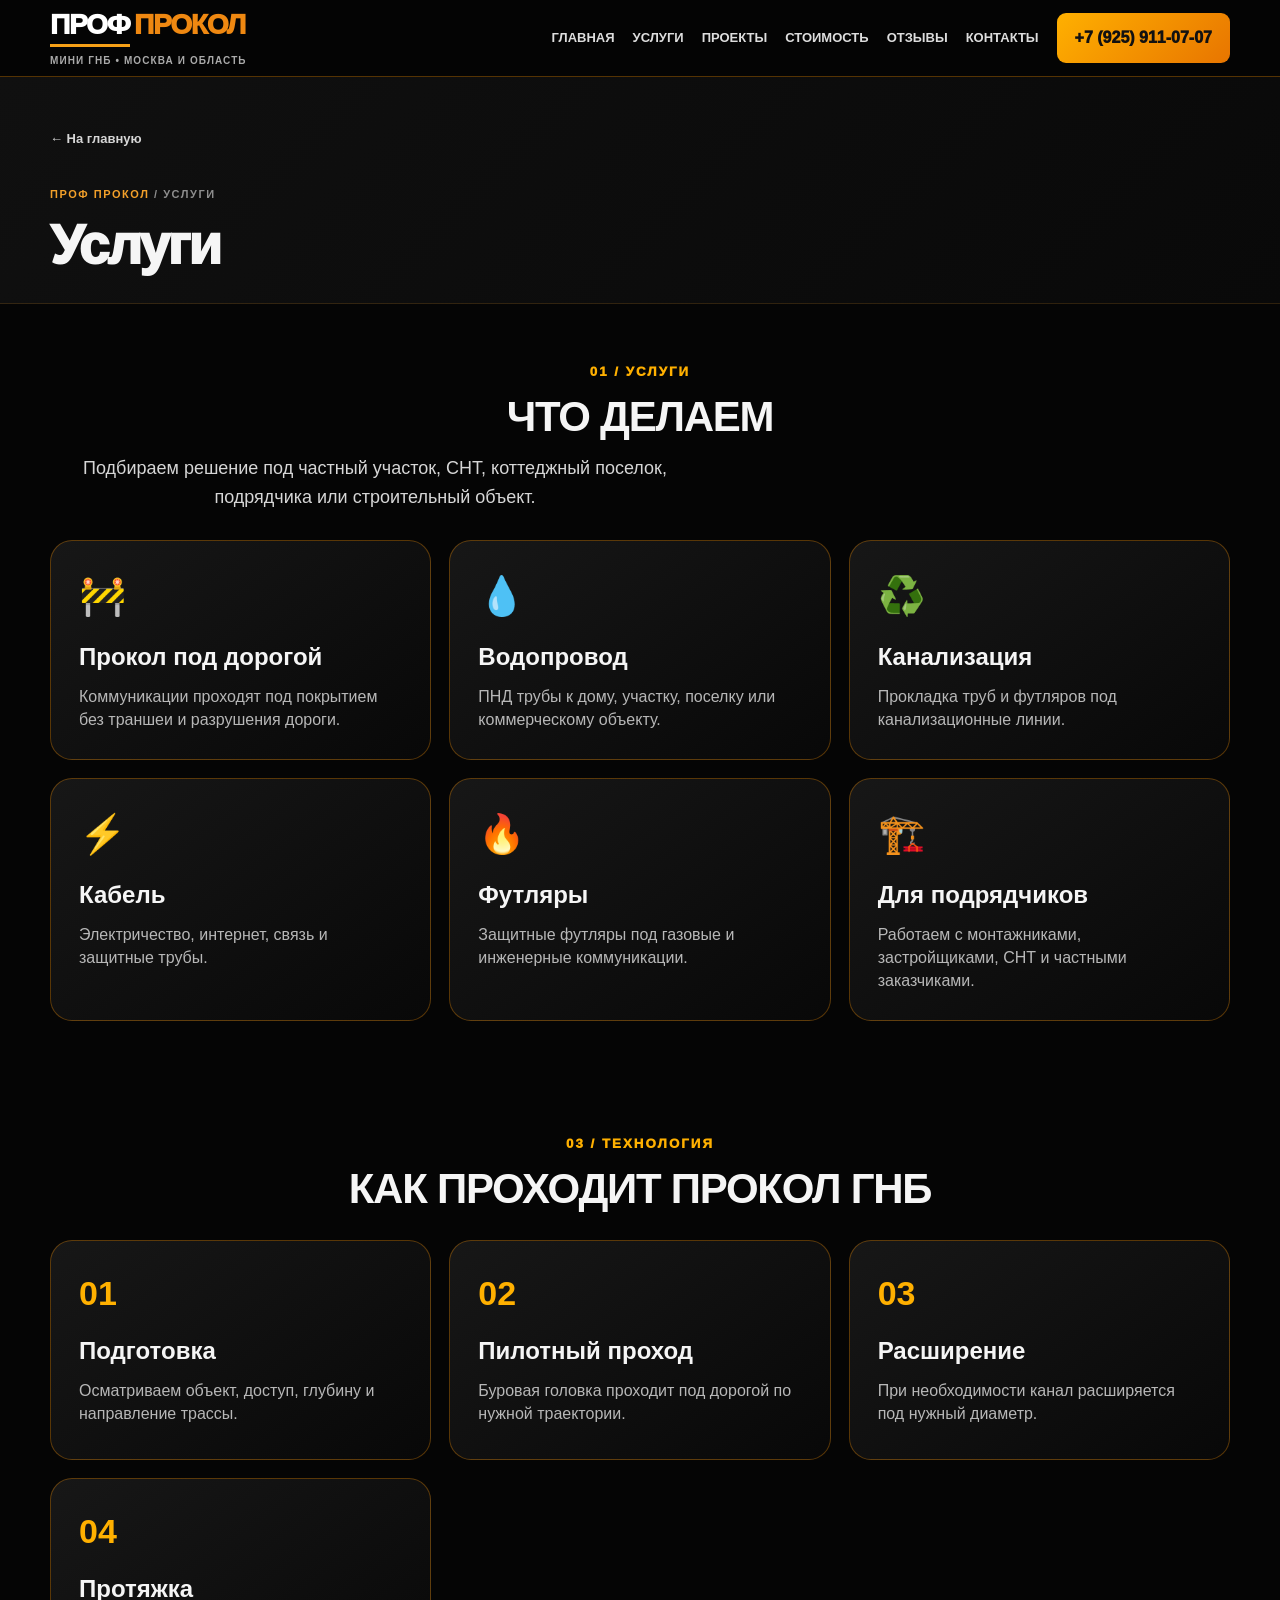
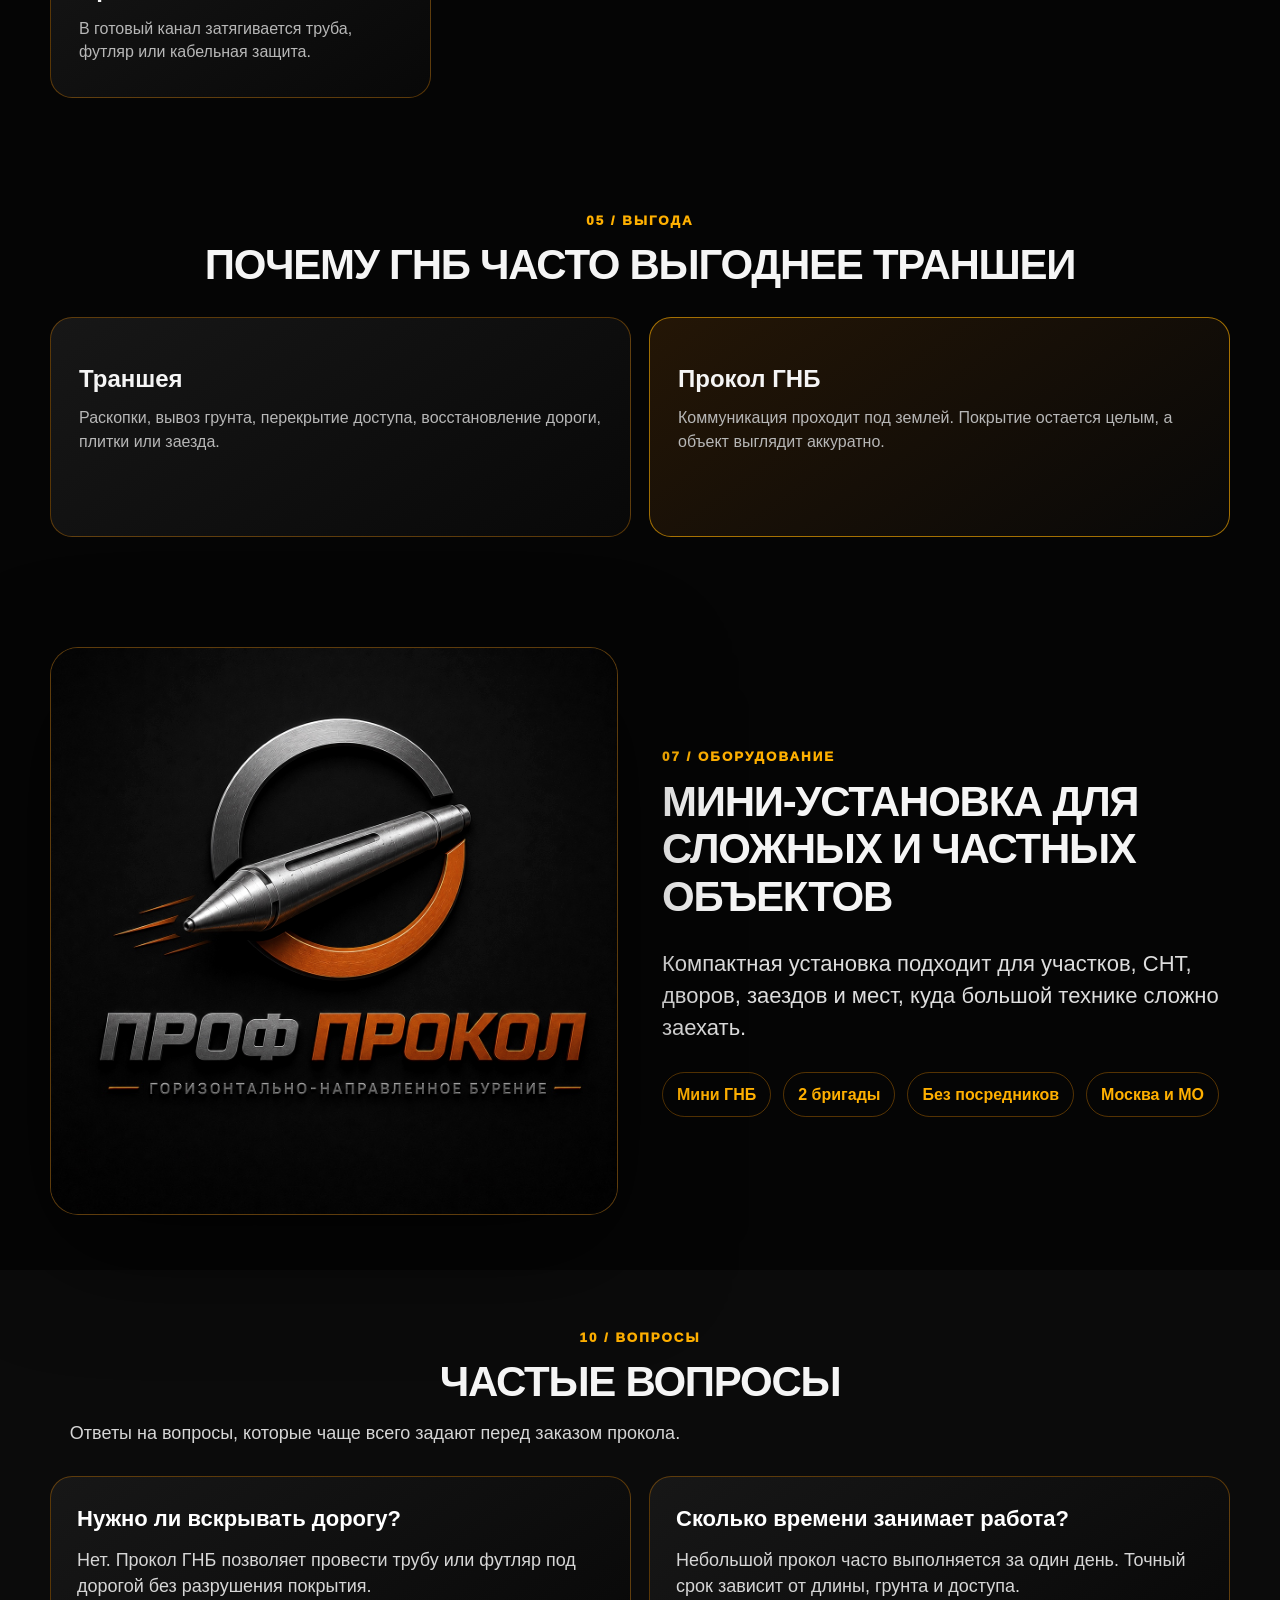
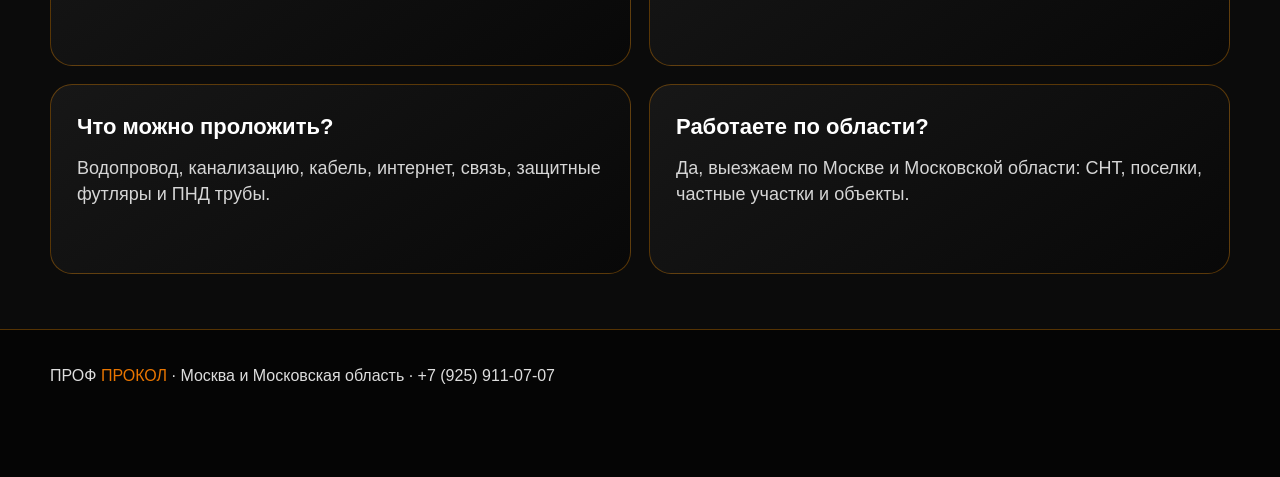
<file: services.html>
<!doctype html><html lang="ru"><head><meta charset="UTF-8"><meta name="viewport" content="width=device-width, initial-scale=1"><title>Услуги ГНБ и прокола под дорогой в Москве | ПРОФ ПРОКОЛ</title><link rel="stylesheet" href="style.css?v=20261023-inner3"></head><body><header class="header"><div class="container nav"><a class="brand brand-minimal" href="index.html"><span class="brand-lockup"><span class="brand-wordmark"><b>ПРОФ</b><strong>ПРОКОЛ</strong></span><span class="brand-caption">МИНИ ГНБ • МОСКВА И ОБЛАСТЬ</span></span></a><nav><a href="index.html">Главная</a><a href="services.html">Услуги</a><a href="projects.html">Проекты</a><a href="pricing.html">Стоимость</a><a href="reviews.html">Отзывы</a><a href="contacts.html">Контакты</a></nav><a class="phone" href="tel:+79259110707">+7 (925) 911-07-07</a></div></header><details class="mobile-sections"><summary aria-label="Открыть разделы сайта">☰ <span>Разделы</span></summary><div class="mobile-sections-links"><a href="index.html">Главная</a><a href="services.html">Услуги</a><a href="projects.html">Проекты</a><a href="pricing.html">Стоимость</a><a href="reviews.html">Отзывы</a><a href="contacts.html">Контакты</a></div></details><main class="inner-page"><section class="inner-page-intro"><div class="container"><a class="back-home" href="index.html" aria-label="Вернуться на главную">← На главную</a><div class="inner-page-kicker">ПРОФ ПРОКОЛ <span>/ УСЛУГИ</span></div><h1>Услуги</h1></div></section><section class="section" id="services">
  <div class="container">
    <div class="section-head">
      <small>01 / УСЛУГИ</small>
      <h2>Что делаем</h2>
      <p>Подбираем решение под частный участок, СНТ, коттеджный поселок, подрядчика или строительный объект.</p>
    </div>
    <div class="service-grid">
      <article><i>🚧</i><h3>Прокол под дорогой</h3><p>Коммуникации проходят под покрытием без траншеи и разрушения дороги.</p></article>
      <article><i>💧</i><h3>Водопровод</h3><p>ПНД трубы к дому, участку, поселку или коммерческому объекту.</p></article>
      <article><i>♻️</i><h3>Канализация</h3><p>Прокладка труб и футляров под канализационные линии.</p></article>
      <article><i>⚡</i><h3>Кабель</h3><p>Электричество, интернет, связь и защитные трубы.</p></article>
      <article><i>🔥</i><h3>Футляры</h3><p>Защитные футляры под газовые и инженерные коммуникации.</p></article>
      <article><i>🏗️</i><h3>Для подрядчиков</h3><p>Работаем с монтажниками, застройщиками, СНТ и частными заказчиками.</p></article>
    </div>
  </div>
</section><section class="section tech">
  <div class="container">
    <div class="section-head">
      <small>03 / ТЕХНОЛОГИЯ</small>
      <h2>Как проходит прокол ГНБ</h2>
    </div>
    <div class="tech-line">
      <div><b>01</b><h3>Подготовка</h3><p>Осматриваем объект, доступ, глубину и направление трассы.</p></div>
      <div><b>02</b><h3>Пилотный проход</h3><p>Буровая головка проходит под дорогой по нужной траектории.</p></div>
      <div><b>03</b><h3>Расширение</h3><p>При необходимости канал расширяется под нужный диаметр.</p></div>
      <div><b>04</b><h3>Протяжка</h3><p>В готовый канал затягивается труба, футляр или кабельная защита.</p></div>
    </div>
  </div>
</section><section class="section compare">
  <div class="container">
    <div class="section-head">
      <small>05 / ВЫГОДА</small>
      <h2>Почему ГНБ часто выгоднее траншеи</h2>
    </div>
    <div class="compare-grid">
      <div><h3>Траншея</h3><p>Раскопки, вывоз грунта, перекрытие доступа, восстановление дороги, плитки или заезда.</p></div>
      <div class="accent"><h3>Прокол ГНБ</h3><p>Коммуникация проходит под землей. Покрытие остается целым, а объект выглядит аккуратно.</p></div>
    </div>
  </div>
</section><section class="section equipment">
  <div class="container split">
    <div class="premium-photo logo-photo"><img src="logo.jpg" alt="Проф Прокол"></div>
    <div>
      <div class="section-head left">
        <small>07 / ОБОРУДОВАНИЕ</small>
        <h2>Мини-установка для сложных и частных объектов</h2>
      </div>
      <p class="big-text">Компактная установка подходит для участков, СНТ, дворов, заездов и мест, куда большой технике сложно заехать.</p>
      <div class="tags"><span>Мини ГНБ</span><span>2 бригады</span><span>Без посредников</span><span>Москва и МО</span></div>
    </div>
  </div>
</section><section class="section dark" id="faq">
  <div class="container">
    <div class="section-head">
      <small>10 / ВОПРОСЫ</small>
      <h2>Частые вопросы</h2>
      <p>Ответы на вопросы, которые чаще всего задают перед заказом прокола.</p>
    </div>
    <div class="faq-grid">
      <article><h3>Нужно ли вскрывать дорогу?</h3><p>Нет. Прокол ГНБ позволяет провести трубу или футляр под дорогой без разрушения покрытия.</p></article>
      <article><h3>Сколько времени занимает работа?</h3><p>Небольшой прокол часто выполняется за один день. Точный срок зависит от длины, грунта и доступа.</p></article>
      <article><h3>Что можно проложить?</h3><p>Водопровод, канализацию, кабель, интернет, связь, защитные футляры и ПНД трубы.</p></article>
      <article><h3>Работаете по области?</h3><p>Да, выезжаем по Москве и Московской области: СНТ, поселки, частные участки и объекты.</p></article>
    </div>
  </div>
</section></main><footer class="footer"><div class="container">ПРОФ <span>ПРОКОЛ</span> · Москва и Московская область · <a href="tel:+79259110707">+7 (925) 911-07-07</a></div></footer><script src="script.js"></script></body></html>
</file>
<file: style.css>
:root{--bg:#050505;--panel:#111;--orange:#e87500;--gold:#ffb000;--text:#f5f5f5;--muted:#b7b7b7;--line:rgba(255,150,0,.32)}
*{box-sizing:border-box;margin:0;padding:0}html{scroll-behavior:smooth}body{font-family:Arial,Helvetica,sans-serif;background:var(--bg);color:var(--text);line-height:1.45;overflow-x:hidden}a{text-decoration:none;color:inherit}.container{width:min(1180px,calc(100% - 36px));margin:auto}.header{position:sticky;top:0;z-index:99;background:rgba(5,5,5,.88);backdrop-filter:blur(14px);border-bottom:1px solid var(--line)}.nav{height:76px;display:flex;align-items:center;justify-content:space-between;gap:18px}.brand{display:flex;align-items:center;gap:12px;font-weight:950;letter-spacing:.6px}.brand strong{color:var(--orange)}.brand-symbol{width:48px;height:48px;border:2px solid var(--orange);border-radius:50%;position:relative;background:radial-gradient(circle at 30% 30%,#2a2a2a,#080808);box-shadow:0 0 26px rgba(232,117,0,.25)}.brand-symbol:before{content:"";position:absolute;left:7px;top:21px;width:38px;height:5px;background:linear-gradient(90deg,#ddd,var(--orange));border-radius:20px;transform:rotate(-14deg)}.brand-symbol:after{content:"";position:absolute;right:2px;top:16px;border-left:12px solid #ddd;border-top:7px solid transparent;border-bottom:7px solid transparent;transform:rotate(-14deg)}nav{display:flex;gap:18px;font-size:13px;font-weight:800;text-transform:uppercase;color:#ddd}nav a:hover{color:var(--gold)}.phone{background:linear-gradient(135deg,var(--gold),var(--orange));color:#111;padding:13px 18px;border-radius:9px;font-weight:950}.hero{min-height:760px;position:relative;overflow:hidden;background:radial-gradient(circle at 80% 12%,rgba(255,140,0,.25),transparent 28%),linear-gradient(90deg,#050505 0%,#050505 40%,#111 100%)}.hero-bg{position:absolute;inset:0;background:url(hero.jpg) center/cover;opacity:.15;filter:contrast(1.1) saturate(.45)}.noise{position:absolute;inset:0;opacity:.18;background-image:radial-gradient(rgba(255,255,255,.12) 1px,transparent 1px);background-size:8px 8px}.hero-grid{position:relative;z-index:2;min-height:760px;display:grid;grid-template-columns:1fr 1fr;gap:42px;align-items:center;padding:76px 0}.eyebrow,.section-head small{color:var(--gold);letter-spacing:2px;text-transform:uppercase;font-weight:950}.eyebrow{margin-bottom:18px}h1{font-size:clamp(44px,7vw,88px);line-height:.92;text-transform:uppercase;font-weight:1000;letter-spacing:-2px}h1 span{display:block;color:var(--orange)}.hero-content p,.section-head p{font-size:20px;color:#d6d6d6;margin-top:24px;max-width:650px}.actions{display:flex;flex-wrap:wrap;gap:14px;margin-top:30px}.btn{display:inline-flex;align-items:center;justify-content:center;border:1px solid var(--orange);border-radius:10px;padding:15px 20px;font-weight:950;text-transform:uppercase}.btn.primary{background:linear-gradient(135deg,var(--gold),var(--orange));color:#111}.btn.secondary,.btn.dark{background:rgba(255,255,255,.04);color:#fff}.btn.whatsapp{background:#19b35b;color:#fff;border-color:#19b35b}.hero-metrics{display:grid;grid-template-columns:repeat(3,1fr);gap:14px;margin-top:36px}.hero-metrics div{background:rgba(20,20,20,.76);border:1px solid var(--line);border-radius:16px;padding:18px}.hero-metrics b{display:block;color:var(--gold);font-size:34px;line-height:1}.hero-metrics span{font-size:14px;color:#ddd}.hero-visual,.premium-photo{border:1px solid var(--line);border-radius:28px;overflow:hidden;background:#111;box-shadow:0 35px 110px rgba(0,0,0,.6);position:relative}.hero-visual{transform:perspective(1000px) rotateY(-4deg)}.hero-visual img,.premium-photo img{width:100%;display:block;filter:contrast(1.12) saturate(.58) sepia(.1)}.scan{position:absolute;inset:-30%;background:linear-gradient(110deg,transparent 35%,rgba(255,255,255,.16),transparent 65%);transform:translateX(-70%);animation:shine 4.8s infinite}@keyframes shine{60%,100%{transform:translateX(70%)}}.visual-card{position:absolute;left:22px;bottom:22px;background:linear-gradient(135deg,var(--gold),var(--orange));color:#111;border-radius:12px;padding:14px 18px}.visual-card b{display:block}.visual-card span{font-weight:800}.strip{border-top:1px solid var(--line);border-bottom:1px solid var(--line);background:#0b0b0b}.strip-grid{display:grid;grid-template-columns:repeat(4,1fr);gap:1px}.strip-grid div{padding:22px 14px;text-align:center;color:#eee;font-weight:850;text-transform:uppercase;font-size:14px}.section{padding:88px 0}.dark{background:#0b0b0b}.section-head{text-align:center;margin-bottom:42px}.section-head.left{text-align:left}.section-head h2,h2{font-size:clamp(34px,4.6vw,58px);line-height:1;text-transform:uppercase;letter-spacing:-1px;margin-top:10px}.service-grid,.tech-line{display:grid;grid-template-columns:repeat(3,1fr);gap:18px}.service-grid article,.tech-line div,.compare-grid div{background:linear-gradient(145deg,#171717,#080808);border:1px solid var(--line);border-radius:22px;padding:28px;min-height:220px;transition:.28s}.service-grid article:hover,.tech-line div:hover{transform:translateY(-7px);border-color:rgba(255,176,0,.75)}.service-grid i{font-style:normal;font-size:38px;color:var(--gold)}.service-grid h3,.tech-line h3,.compare-grid h3{font-size:24px;margin:16px 0 10px}.service-grid p,.tech-line p,.compare-grid p{color:var(--muted)}.tech-line b{color:var(--gold);font-size:34px}.split{display:grid;grid-template-columns:1fr 1fr;gap:44px;align-items:center}.check-list{list-style:none;display:grid;gap:16px}.check-list li{position:relative;padding-left:36px;font-size:19px;color:#e0e0e0}.check-list li:before{content:"✓";position:absolute;left:0;top:-2px;color:var(--gold);font-size:25px;font-weight:950}.calc-wrap{display:grid;grid-template-columns:1fr .9fr;gap:44px;align-items:center}.calc-note{border-left:4px solid var(--orange);padding:18px;background:#111;color:#ddd;border-radius:0 14px 14px 0}.calculator{background:linear-gradient(145deg,#191919,#080808);border:1px solid var(--line);border-radius:24px;padding:28px;box-shadow:0 25px 80px rgba(0,0,0,.45)}.calculator label{display:block;color:#ddd;font-weight:850;margin-bottom:16px}.calculator input,.calculator select{width:100%;margin-top:8px;background:#090909;color:#fff;border:1px solid var(--line);border-radius:10px;padding:14px;font-size:16px}.calculator button{width:100%;background:linear-gradient(135deg,var(--gold),var(--orange));color:#111;border:0;border-radius:10px;padding:16px;font-size:16px;font-weight:950;text-transform:uppercase}.result{margin:18px 0 10px;font-size:38px;font-weight:950;color:var(--gold)}.calc-actions{display:flex;gap:10px;flex-wrap:wrap}.calc-actions a{border:1px solid var(--line);border-radius:10px;padding:10px 14px;color:var(--gold);font-weight:900}.compare-grid{display:grid;grid-template-columns:1fr 1fr;gap:18px}.compare-grid .accent{background:linear-gradient(145deg,#241606,#080808);border-color:rgba(255,176,0,.6)}.gallery{display:grid;grid-template-columns:repeat(3,1fr);gap:14px}.gallery img{width:100%;height:270px;object-fit:cover;border-radius:18px;border:1px solid var(--line);filter:contrast(1.08) saturate(.58);transition:.28s;cursor:pointer}.gallery img:hover{transform:scale(1.025);filter:contrast(1.12) saturate(.75)}.logo-photo img{filter:contrast(1.05) saturate(.88)}.big-text{font-size:22px;color:#ddd;margin-top:12px}.tags{display:flex;gap:12px;flex-wrap:wrap;margin-top:28px}.tags span{border:1px solid var(--line);color:var(--gold);padding:10px 14px;border-radius:999px;font-weight:900}.review-grid{display:grid;grid-template-columns:repeat(3,1fr);gap:18px}.review-grid div{background:#111;border:1px solid var(--line);border-radius:22px;padding:30px}.review-grid b{color:var(--gold);font-size:24px}.review-grid p{font-size:20px;margin:14px 0;color:#ddd}.review-grid span{color:var(--muted)}.map-grid{display:grid;grid-template-columns:1fr 1fr;gap:34px;align-items:center}.map-card{min-height:360px;border:1px solid var(--line);border-radius:28px;padding:34px;background:radial-gradient(circle at 55% 45%,rgba(255,176,0,.22),transparent 28%),linear-gradient(145deg,#171717,#080808);display:flex;flex-direction:column;justify-content:center;align-items:center;text-align:center}.map-pin{font-size:64px}.map-card h3{font-size:38px;color:var(--gold);margin:10px 0}.map-card p{color:#ddd;font-size:20px}.final-cta{padding:70px 0}.final-box{background:linear-gradient(135deg,var(--gold),var(--orange));color:#111;border-radius:28px;padding:42px;display:grid;grid-template-columns:1.1fr .7fr auto;align-items:center;gap:20px}.final-box h2{color:#111}.final-box p{font-size:20px}.final-box .btn.dark{background:#111;color:#fff;border-color:#111}.contacts{background:radial-gradient(circle at 80% 20%,rgba(255,140,0,.2),transparent 30%),#080808}.contact-grid{display:grid;grid-template-columns:1fr .9fr;gap:40px;align-items:center}.contact-card{background:linear-gradient(145deg,#171717,#080808);border:1px solid var(--line);border-radius:24px;padding:32px}.contact-card a,.contact-card p{display:block;padding:18px 0;border-bottom:1px solid rgba(255,255,255,.1);font-size:23px;font-weight:900;color:#fff;margin:0}.contact-card p:last-child{border-bottom:0}.float-actions{position:fixed;right:18px;bottom:18px;z-index:120;display:flex;gap:8px}.float-actions a{background:linear-gradient(135deg,var(--gold),var(--orange));color:#111;width:50px;height:50px;border-radius:50%;display:grid;place-items:center;font-weight:950;box-shadow:0 15px 45px rgba(255,140,0,.38)}.lightbox{display:none;position:fixed;inset:0;background:rgba(0,0,0,.9);z-index:200;align-items:center;justify-content:center;padding:22px}.lightbox img{max-width:96%;max-height:88vh;border-radius:18px;border:1px solid var(--line)}.lightbox button{position:absolute;right:22px;top:22px;width:46px;height:46px;border-radius:50%;border:1px solid var(--line);background:#111;color:#fff;font-size:30px}.reveal{opacity:0;transform:translateY(26px);transition:.75s ease}.reveal.show{opacity:1;transform:none}
@media(max-width:900px){nav{display:none}.nav{height:72px}.phone{font-size:14px;padding:11px 12px}.hero-grid,.split,.calc-wrap,.contact-grid,.final-box,.map-grid,.compare-grid{grid-template-columns:1fr}.hero-grid{min-height:auto;padding:52px 0}.hero{min-height:auto}.hero-visual{transform:none}.hero-metrics,.strip-grid,.service-grid,.tech-line,.gallery,.review-grid{grid-template-columns:1fr}.gallery img{height:245px}h1{letter-spacing:-1px}.final-box{padding:28px}.float-actions{left:18px;right:18px;justify-content:center}}


/* V5.2 polishing */
html, body { max-width: 100%; overflow-x: hidden; }
img, video { max-width: 100%; height: auto; }
.faq-grid { display: grid; grid-template-columns: repeat(2, 1fr); gap: 18px; }
.faq-grid article { background: linear-gradient(145deg,#171717,#080808); border: 1px solid var(--line); border-radius: 22px; padding: 26px; min-height: 190px; }
.faq-grid h3 { font-size: 22px; margin-bottom: 12px; color: #fff; }
.faq-grid p { color: #d6d6d6; font-size: 18px; }
.footer { padding: 34px 0 90px; background: #050505; border-top: 1px solid var(--line); color: #ddd; }
.footer-grid { display: grid; grid-template-columns: 1fr 1fr; gap: 20px; align-items: center; }
.footer b { font-size: 22px; color: #fff; }
.footer span { color: var(--orange); }
.footer p { color: #bbb; margin-top: 8px; }
@media(max-width:900px){
  .faq-grid { grid-template-columns: 1fr; }
  .faq-grid article { padding: 20px; min-height: auto; }
  .faq-grid h3 { font-size: 20px; }
  .faq-grid p { font-size: 16px; }
  .footer-grid { grid-template-columns: 1fr; }
  .contacts h2 { font-size: 38px; line-height: 1.02; }
  .float-actions a { width: 46px; height: 46px; }
}
.float-btn {
  width: 46px;
  height: 46px;
  border-radius: 50%;
  background-size: 26px 26px;
  background-repeat: no-repeat;
  background-position: center;
}

.float-btn.call {
  background-color: #ff9800;
  background-image: url("https://cdn-icons-png.flaticon.com/512/724/724664.png");
}

.float-btn.whatsapp {
  background-color: #25D366;
  background-image: url("https://cdn-icons-png.flaticon.com/512/733/733585.png");
}

.float-btn.telegram {
  background-color: #229ED9;
  background-image: url("https://cdn-icons-png.flaticon.com/512/2111/2111646.png");
}


/* FIX: реальные иконки в плавающих кнопках снизу */
.float-actions {
  position: fixed;
  right: 18px;
  bottom: 18px;
  z-index: 120;
  display: flex;
  gap: 10px;
}

.float-actions a.float-btn,
.float-actions .float-btn {
  width: 50px;
  height: 50px;
  border-radius: 50%;
  display: grid;
  place-items: center;
  box-shadow: 0 15px 45px rgba(255,140,0,.38);
  background-image: none !important;
  background-repeat: no-repeat;
  background-position: center;
  background-size: 26px 26px;
  font-size: 0;
  color: transparent;
  overflow: hidden;
}

.float-actions a.float-btn::before,
.float-actions .float-btn::before {
  content: "";
  width: 26px;
  height: 26px;
  display: block;
  background: #111;
  mask-repeat: no-repeat;
  mask-position: center;
  mask-size: contain;
  -webkit-mask-repeat: no-repeat;
  -webkit-mask-position: center;
  -webkit-mask-size: contain;
}

.float-actions a.float-btn.call,
.float-actions .float-btn.call {
  background: linear-gradient(135deg, var(--gold), var(--orange)) !important;
}

.float-actions a.float-btn.whatsapp,
.float-actions .float-btn.whatsapp {
  background: #25D366 !important;
}

.float-actions a.float-btn.telegram,
.float-actions .float-btn.telegram {
  background: #229ED9 !important;
}

.float-actions a.float-btn.call::before,
.float-actions .float-btn.call::before {
  mask-image: url("data:image/svg+xml,%3Csvg viewBox='0 0 24 24' xmlns='http://www.w3.org/2000/svg'%3E%3Cpath d='M6.62 10.79c1.44 2.83 3.76 5.14 6.59 6.59l2.2-2.2c.27-.27.67-.36 1.02-.24 1.12.37 2.33.57 3.57.57.55 0 1 .45 1 1V20c0 .55-.45 1-1 1C10.61 21 3 13.39 3 4c0-.55.45-1 1-1h3.5c.55 0 1 .45 1 1 0 1.24.2 2.45.57 3.57.11.35.03.74-.25 1.02l-2.2 2.2z'/%3E%3C/svg%3E");
  -webkit-mask-image: url("data:image/svg+xml,%3Csvg viewBox='0 0 24 24' xmlns='http://www.w3.org/2000/svg'%3E%3Cpath d='M6.62 10.79c1.44 2.83 3.76 5.14 6.59 6.59l2.2-2.2c.27-.27.67-.36 1.02-.24 1.12.37 2.33.57 3.57.57.55 0 1 .45 1 1V20c0 .55-.45 1-1 1C10.61 21 3 13.39 3 4c0-.55.45-1 1-1h3.5c.55 0 1 .45 1 1 0 1.24.2 2.45.57 3.57.11.35.03.74-.25 1.02l-2.2 2.2z'/%3E%3C/svg%3E");
}

.float-actions a.float-btn.whatsapp::before,
.float-actions .float-btn.whatsapp::before {
  background: #fff;
  mask-image: url("data:image/svg+xml,%3Csvg viewBox='0 0 32 32' xmlns='http://www.w3.org/2000/svg'%3E%3Cpath d='M16.01 3C8.84 3 3 8.82 3 15.97c0 2.29.6 4.53 1.75 6.51L3 29l6.67-1.72A13.02 13.02 0 0 0 16.01 29C23.18 29 29 23.18 29 16S23.18 3 16.01 3zm0 23.78c-2.01 0-3.98-.54-5.7-1.56l-.41-.24-3.96 1.02 1.06-3.84-.27-.43A10.72 10.72 0 0 1 5.22 16c0-5.94 4.84-10.77 10.79-10.77 5.94 0 10.77 4.83 10.77 10.77 0 5.94-4.83 10.78-10.77 10.78zm5.91-8.08c-.32-.16-1.9-.94-2.2-1.05-.29-.11-.51-.16-.72.16-.21.32-.83 1.05-1.02 1.26-.19.21-.37.24-.69.08-.32-.16-1.36-.5-2.59-1.6-.96-.85-1.6-1.9-1.79-2.22-.19-.32-.02-.5.14-.66.14-.14.32-.37.48-.56.16-.19.21-.32.32-.53.11-.21.05-.4-.03-.56-.08-.16-.72-1.74-.99-2.38-.26-.62-.53-.54-.72-.55h-.62c-.21 0-.56.08-.85.4-.29.32-1.12 1.09-1.12 2.65s1.15 3.08 1.31 3.29c.16.21 2.27 3.46 5.5 4.85.77.33 1.37.53 1.84.68.77.24 1.47.21 2.03.13.62-.09 1.9-.78 2.17-1.53.27-.75.27-1.4.19-1.53-.08-.13-.29-.21-.61-.37z'/%3E%3C/svg%3E");
  -webkit-mask-image: url("data:image/svg+xml,%3Csvg viewBox='0 0 32 32' xmlns='http://www.w3.org/2000/svg'%3E%3Cpath d='M16.01 3C8.84 3 3 8.82 3 15.97c0 2.29.6 4.53 1.75 6.51L3 29l6.67-1.72A13.02 13.02 0 0 0 16.01 29C23.18 29 29 23.18 29 16S23.18 3 16.01 3zm0 23.78c-2.01 0-3.98-.54-5.7-1.56l-.41-.24-3.96 1.02 1.06-3.84-.27-.43A10.72 10.72 0 0 1 5.22 16c0-5.94 4.84-10.77 10.79-10.77 5.94 0 10.77 4.83 10.77 10.77 0 5.94-4.83 10.78-10.77 10.78zm5.91-8.08c-.32-.16-1.9-.94-2.2-1.05-.29-.11-.51-.16-.72.16-.21.32-.83 1.05-1.02 1.26-.19.21-.37.24-.69.08-.32-.16-1.36-.5-2.59-1.6-.96-.85-1.6-1.9-1.79-2.22-.19-.32-.02-.5.14-.66.14-.14.32-.37.48-.56.16-.19.21-.32.32-.53.11-.21.05-.4-.03-.56-.08-.16-.72-1.74-.99-2.38-.26-.62-.53-.54-.72-.55h-.62c-.21 0-.56.08-.85.4-.29.32-1.12 1.09-1.12 2.65s1.15 3.08 1.31 3.29c.16.21 2.27 3.46 5.5 4.85.77.33 1.37.53 1.84.68.77.24 1.47.21 2.03.13.62-.09 1.9-.78 2.17-1.53.27-.75.27-1.4.19-1.53-.08-.13-.29-.21-.61-.37z'/%3E%3C/svg%3E");
}

.float-actions a.float-btn.telegram::before,
.float-actions .float-btn.telegram::before {
  background: #fff;
  mask-image: url("data:image/svg+xml,%3Csvg viewBox='0 0 240 240' xmlns='http://www.w3.org/2000/svg'%3E%3Cpath d='M120 0C53.7 0 0 53.7 0 120s53.7 120 120 120 120-53.7 120-120S186.3 0 120 0zm58.9 82.8-19.7 92.7c-1.5 6.6-5.4 8.2-10.9 5.1l-30.2-22.3-14.6 14.1c-1.6 1.6-3 3-6.1 3l2.2-31.1 56.7-51.2c2.5-2.2-.5-3.4-3.8-1.2l-70.1 44.1-30.2-9.4c-6.6-2.1-6.7-6.6 1.4-9.7l118.1-45.5c5.5-2.1 10.3 1.2 8.5 11.4z'/%3E%3C/svg%3E");
  -webkit-mask-image: url("data:image/svg+xml,%3Csvg viewBox='0 0 240 240' xmlns='http://www.w3.org/2000/svg'%3E%3Cpath d='M120 0C53.7 0 0 53.7 0 120s53.7 120 120 120 120-53.7 120-120S186.3 0 120 0zm58.9 82.8-19.7 92.7c-1.5 6.6-5.4 8.2-10.9 5.1l-30.2-22.3-14.6 14.1c-1.6 1.6-3 3-6.1 3l2.2-31.1 56.7-51.2c2.5-2.2-.5-3.4-3.8-1.2l-70.1 44.1-30.2-9.4c-6.6-2.1-6.7-6.6 1.4-9.7l118.1-45.5c5.5-2.1 10.3 1.2 8.5 11.4z'/%3E%3C/svg%3E");
}

@media(max-width:900px){
  .float-actions {
    left: 50%;
    right: auto;
    transform: translateX(-50%);
    bottom: 18px;
    justify-content: center;
  }
}

/* Clear, accessible messaging shortcuts — original site theme preserved */
.float-actions{gap:12px!important;right:18px;bottom:20px;align-items:flex-end}
.float-actions a.float-btn{width:64px!important;height:64px!important;border-radius:18px!important;display:flex!important;flex-direction:column;align-items:center;justify-content:center;gap:2px;font-size:11px!important;font-weight:800!important;line-height:1.1;color:#fff!important;box-shadow:0 8px 25px #0008!important;text-align:center;transition:transform .18s ease,box-shadow .18s ease}
.float-actions a.float-btn.whatsapp{background:#25D366!important}
.float-actions a.float-btn.telegram{background:#229ED9!important}
.float-actions a.float-btn.whatsapp::before,.float-actions a.float-btn.telegram::before{display:none!important;content:none!important}
.float-actions a.float-btn svg{display:block;width:31px;height:31px;flex:none;color:#fff}
.float-actions a.float-btn span{display:block;color:#fff;font-size:10px}
.float-actions a.float-btn:hover,.float-actions a.float-btn:focus-visible{transform:translateY(-4px);box-shadow:0 12px 30px #000a!important}
.float-actions a.float-btn:focus-visible{outline:3px solid #fff;outline-offset:3px}
@media(max-width:900px){.float-actions{left:auto!important;right:12px!important;bottom:calc(14px + env(safe-area-inset-bottom,0px))!important;transform:none!important;gap:9px!important}.float-actions a.float-btn{width:60px!important;height:60px!important}.float-actions a.float-btn svg{width:28px;height:28px}}
@media(prefers-reduced-motion:reduce){.float-actions a.float-btn{transition:none}}

/* Premium contacts card: scoped so the rest of the site remains unchanged */
.contacts .premium-contact{display:flex;flex-direction:column;gap:0;padding:clamp(24px,5vw,44px);border:1px solid rgba(234,151,42,.38);border-radius:28px;background:linear-gradient(145deg,#191919 0%,#0b0b0b 78%);box-shadow:0 24px 65px rgba(0,0,0,.3);min-width:0}
.contacts .premium-contact .contact-kicker{font-size:12px;font-weight:800;letter-spacing:.16em;color:#efa32c;margin-bottom:24px}
.contacts .premium-contact .contact-kicker span{color:#999}
.contacts .premium-contact h3{color:#fff;font-size:clamp(25px,4vw,36px);line-height:1.12;letter-spacing:-.035em;margin:0 0 10px}
.contacts .premium-contact .contact-subtitle{color:#aaa;font-size:14px;line-height:1.5;margin:0 0 26px}
.contacts .premium-contact .contact-number{display:block;width:fit-content;color:#fff!important;font-size:clamp(21px,4vw,31px);font-weight:800;letter-spacing:-.035em;text-decoration:none;margin:0 0 20px;white-space:nowrap;padding:0;border:0;background:none}
.contacts .premium-contact .contact-call{display:flex;align-items:center;justify-content:center;gap:10px;min-height:54px;padding:13px 15px;border-radius:14px;background:linear-gradient(110deg,#f5ac2c,#e8830b);color:#121212!important;font-weight:800;font-size:15px;text-decoration:none;border:0;margin:0 0 12px}
.contacts .premium-contact .contact-call span{font-size:22px}
.contacts .premium-contact .contact-messengers{display:grid;grid-template-columns:repeat(2,minmax(0,1fr));gap:10px}
.contacts .premium-contact .contact-messengers a{display:flex;align-items:center;justify-content:center;gap:8px;min-height:55px;padding:12px 7px;border-radius:13px;color:#fff!important;font-weight:700;font-size:14px;text-decoration:none;border:1px solid #ffffff14;min-width:0}
.contacts .premium-contact .contact-whatsapp{background:#173d2b}
.contacts .premium-contact .contact-telegram{background:#153a50}
.contacts .premium-contact .contact-messengers img{width:24px;height:24px;object-fit:contain;flex:none;margin:0}
.contacts .premium-contact .contact-region{display:flex;align-items:center;gap:10px;color:#bcbcbc;font-size:13px;line-height:1.4;margin:23px 0 0}
.contacts .premium-contact .contact-region span{font-size:23px;color:#efa32c}
.contacts .premium-contact a:focus-visible{outline:2px solid #fff;outline-offset:3px}
@media(max-width:420px){.contacts .premium-contact{padding:22px}.contacts .premium-contact .contact-messengers a{font-size:13px;gap:5px}.contacts .premium-contact .contact-messengers img{width:21px;height:21px}}

/* Variant 4: compact minimalist text logo */
.header .brand-minimal{display:flex;flex:0 1 auto;min-width:0;max-width:100%;letter-spacing:0;white-space:nowrap}
.header .brand-lockup{display:flex;flex-direction:column;min-width:0}
.header .brand-wordmark{display:flex;align-items:baseline;gap:.13em;font-size:clamp(19px,2.2vw,29px);font-weight:950;letter-spacing:-.045em;line-height:1.06}
.header .brand-wordmark b{color:#fff;font-weight:950;border-bottom:3px solid #f5a017;padding-bottom:3px}
.header .brand-wordmark strong{color:#ef8811;font-weight:950}
.header .brand-caption{color:#aaa;font-size:clamp(7px,.8vw,10px);letter-spacing:.11em;font-weight:700;margin-top:8px}
.header .brand-caption i{color:#ef9816;font-style:normal}
@media(max-width:900px){.header .nav{gap:8px}.header .brand-wordmark{font-size:clamp(16px,4.2vw,25px)}.header .brand-caption{font-size:clamp(6px,1.55vw,9px);letter-spacing:.04em}.header .phone{flex:none;font-size:clamp(10px,2.65vw,14px);padding:12px 10px;white-space:nowrap}}
@media(max-width:360px){.header .brand-wordmark{font-size:15px}.header .brand-caption{font-size:6px}.header .phone{font-size:10px;padding:10px 7px}}

/* Mobile repair: override legacy broad contact-card rules */
.contacts .contact-card.premium-contact{display:flex;flex-direction:column;gap:0;width:100%;min-width:0;overflow:hidden}
.contacts .contact-card.premium-contact .contact-kicker{display:block}
.contacts .contact-card.premium-contact h3{font-size:clamp(24px,5vw,34px);overflow-wrap:normal}
.contacts .contact-card.premium-contact p.contact-subtitle{display:block;padding:0;border:0;font-size:14px;font-weight:400;color:#aaa;margin:0 0 24px}
.contacts .contact-card.premium-contact a.contact-number{display:block;padding:0;border:0;font-size:clamp(20px,4.5vw,31px);font-weight:800;margin:0 0 18px;white-space:nowrap}
.contacts .contact-card.premium-contact a.contact-call{display:flex;padding:13px 12px;border:0;font-size:15px;font-weight:800;margin:0 0 12px;white-space:normal;text-align:center}
.contacts .contact-card.premium-contact .contact-messengers{display:grid;grid-template-columns:minmax(0,1fr) minmax(0,1fr);gap:10px;width:100%}
.contacts .contact-card.premium-contact .contact-messengers a{display:flex;align-items:center;justify-content:center;gap:7px;padding:12px 6px;margin:0;min-width:0;min-height:54px;border:1px solid #ffffff14;border-radius:13px;font-size:14px;font-weight:700;line-height:1.2}
.contacts .contact-card.premium-contact .contact-messengers img{display:block!important;width:24px!important;height:24px!important;max-width:24px!important;max-height:24px!important;object-fit:contain!important;flex:0 0 24px;margin:0!important}
.contacts .contact-card.premium-contact p.contact-region{display:flex;align-items:center;gap:9px;padding:0;border:0;font-size:13px;font-weight:500;color:#bcbcbc;margin:22px 0 0}
.header .nav{min-width:0}
.header .brand.brand-minimal{display:flex;flex:1 1 auto;min-width:0;width:auto}
.header .brand-minimal .brand-lockup{display:flex;flex-direction:column;align-items:flex-start;min-width:0}
.header .brand-minimal .brand-wordmark{display:flex;flex-direction:row;flex-wrap:nowrap;align-items:baseline;gap:.16em;white-space:nowrap;line-height:1.12}
.header .brand-minimal .brand-wordmark b,.header .brand-minimal .brand-wordmark strong{display:inline-block;white-space:nowrap}
.header .brand-minimal .brand-caption{display:block;white-space:nowrap;line-height:1.2;font-weight:700}
@media(max-width:900px){
 .header .nav{height:70px;gap:10px}
 .header .brand-minimal .brand-wordmark{font-size:clamp(15px,4vw,23px)}
 .header .brand-minimal .brand-caption{font-size:clamp(6px,1.6vw,9px);margin-top:7px;letter-spacing:0}
 .header .phone{display:flex;align-items:center;justify-content:center;flex:0 0 auto;max-width:42%;font-size:clamp(10px,2.8vw,13px);line-height:1.2;white-space:nowrap;text-align:center;padding:11px 8px}
}
@media(max-width:380px){
 .header .brand-minimal .brand-wordmark{font-size:15px}
 .header .brand-minimal .brand-caption{font-size:6px}
 .header .phone{font-size:10px;padding:10px 6px}
 .contacts .contact-card.premium-contact .contact-messengers a{font-size:12px;gap:4px}
 .contacts .contact-card.premium-contact .contact-messengers img{width:20px!important;height:20px!important;max-width:20px!important;max-height:20px!important;flex-basis:20px}
}

/* Multi-page mobile navigation */
.mobile-sections{display:none;background:#101010;border-bottom:1px solid rgba(255,150,0,.3);position:relative;z-index:95}
.mobile-sections summary{cursor:pointer;list-style:none;color:#fff;padding:12px 18px;font-size:18px;font-weight:800}
.mobile-sections summary::-webkit-details-marker{display:none}
.mobile-sections summary span{font-size:14px;margin-left:8px}
.mobile-sections-links{display:grid;grid-template-columns:repeat(2,minmax(0,1fr));gap:8px;padding:0 18px 16px}
.mobile-sections-links a{background:#1d1d1d;border:1px solid #383028;border-radius:10px;padding:13px 12px;color:#fff;font-weight:700;font-size:14px}
.page-intro{padding-bottom:25px}
@media(max-width:900px){.mobile-sections{display:block}.header .nav{height:70px}}

/* Premium mobile navigation — explicitly hide closed details content */
.mobile-sections:not([open]) .mobile-sections-links{display:none!important}
.mobile-sections[open] .mobile-sections-links{display:grid!important}
@media(max-width:900px){
 .mobile-sections{display:block;position:sticky;top:70px;z-index:98;background:rgba(10,10,10,.98);border-bottom:1px solid #36302a;box-shadow:0 9px 24px #0005}
 .mobile-sections summary{display:flex;align-items:center;justify-content:space-between;list-style:none;padding:12px 18px;color:#f5f5f5;font-size:0;cursor:pointer;min-height:48px}
 .mobile-sections summary::before{content:"МЕНЮ САЙТА";font-size:11px;font-weight:850;letter-spacing:.16em;color:#bfbfbf}
 .mobile-sections summary::after{content:"☰";font-size:23px;font-weight:400;color:#ffa31a;line-height:1}
 .mobile-sections[open] summary::after{content:"×";font-size:28px}
 .mobile-sections summary span{display:none}
 .mobile-sections-links{grid-template-columns:repeat(2,minmax(0,1fr));gap:10px;padding:12px 18px 20px;border-top:1px solid #262626}
 .mobile-sections-links a{display:flex;align-items:center;min-height:52px;background:linear-gradient(140deg,#242424,#161616);border:1px solid #383838;border-radius:12px;padding:12px 14px;color:#fff;font-size:14px;font-weight:750;white-space:normal}
 .mobile-sections-links a:active{background:#49321c}
 .float-actions{bottom:calc(12px + env(safe-area-inset-bottom,0px))!important;gap:7px!important}
 .float-actions a.float-btn{width:48px!important;height:48px!important;border-radius:14px!important}
 .float-actions a.float-btn svg{width:23px!important;height:23px!important}
 .float-actions a.float-btn span{font-size:8px!important}
 .hero .actions{padding-bottom:56px}
}
@media(min-width:901px){.mobile-sections{display:none!important}}

/* Unified inner pages, compact mobile first */
.inner-page-intro{padding:42px 0 28px;background:linear-gradient(135deg,#101010,#090909);border-bottom:1px solid rgba(255,160,30,.15)}
.inner-page-intro .back-home{display:inline-flex;align-items:center;min-height:40px;color:#d6d6d6;font-size:13px;font-weight:700;margin-bottom:28px}
.inner-page-intro .back-home:hover{color:#ffa51e}
.inner-page-kicker{color:#f3a02a;font-size:11px;font-weight:800;letter-spacing:.14em;margin-bottom:12px}
.inner-page-kicker span{color:#8e8e8e}
.inner-page-intro h1{font-size:clamp(31px,5vw,55px);line-height:1.1;letter-spacing:-.04em;text-transform:none;overflow-wrap:break-word}
.inner-page-intro p{font-size:15px;color:#aaa;line-height:1.65;max-width:660px;margin-top:14px}
.inner-page>.section{padding:55px 0}
.inner-page .section-head{margin-bottom:28px}
.inner-page .section-head h2{font-size:clamp(27px,4vw,42px);line-height:1.13;letter-spacing:-.03em}
.inner-page .section-head p{font-size:clamp(15px,2.5vw,18px);line-height:1.6;margin-top:14px}
.inner-page .contact-grid,.inner-page .map-grid{gap:26px}
@media(max-width:700px){
 .inner-page-intro{padding:22px 0 22px}
 .inner-page-intro .back-home{margin-bottom:16px}
 .inner-page-intro h1{font-size:34px}
 .inner-page>.section{padding:38px 0}
 .inner-page .section-head{margin-bottom:20px}
 .inner-page .section-head h2{font-size:28px}
 .inner-page .contact-grid{display:flex;flex-direction:column;gap:16px}
 .inner-page .map-grid{display:flex;flex-direction:column;gap:20px}
}
</file>
